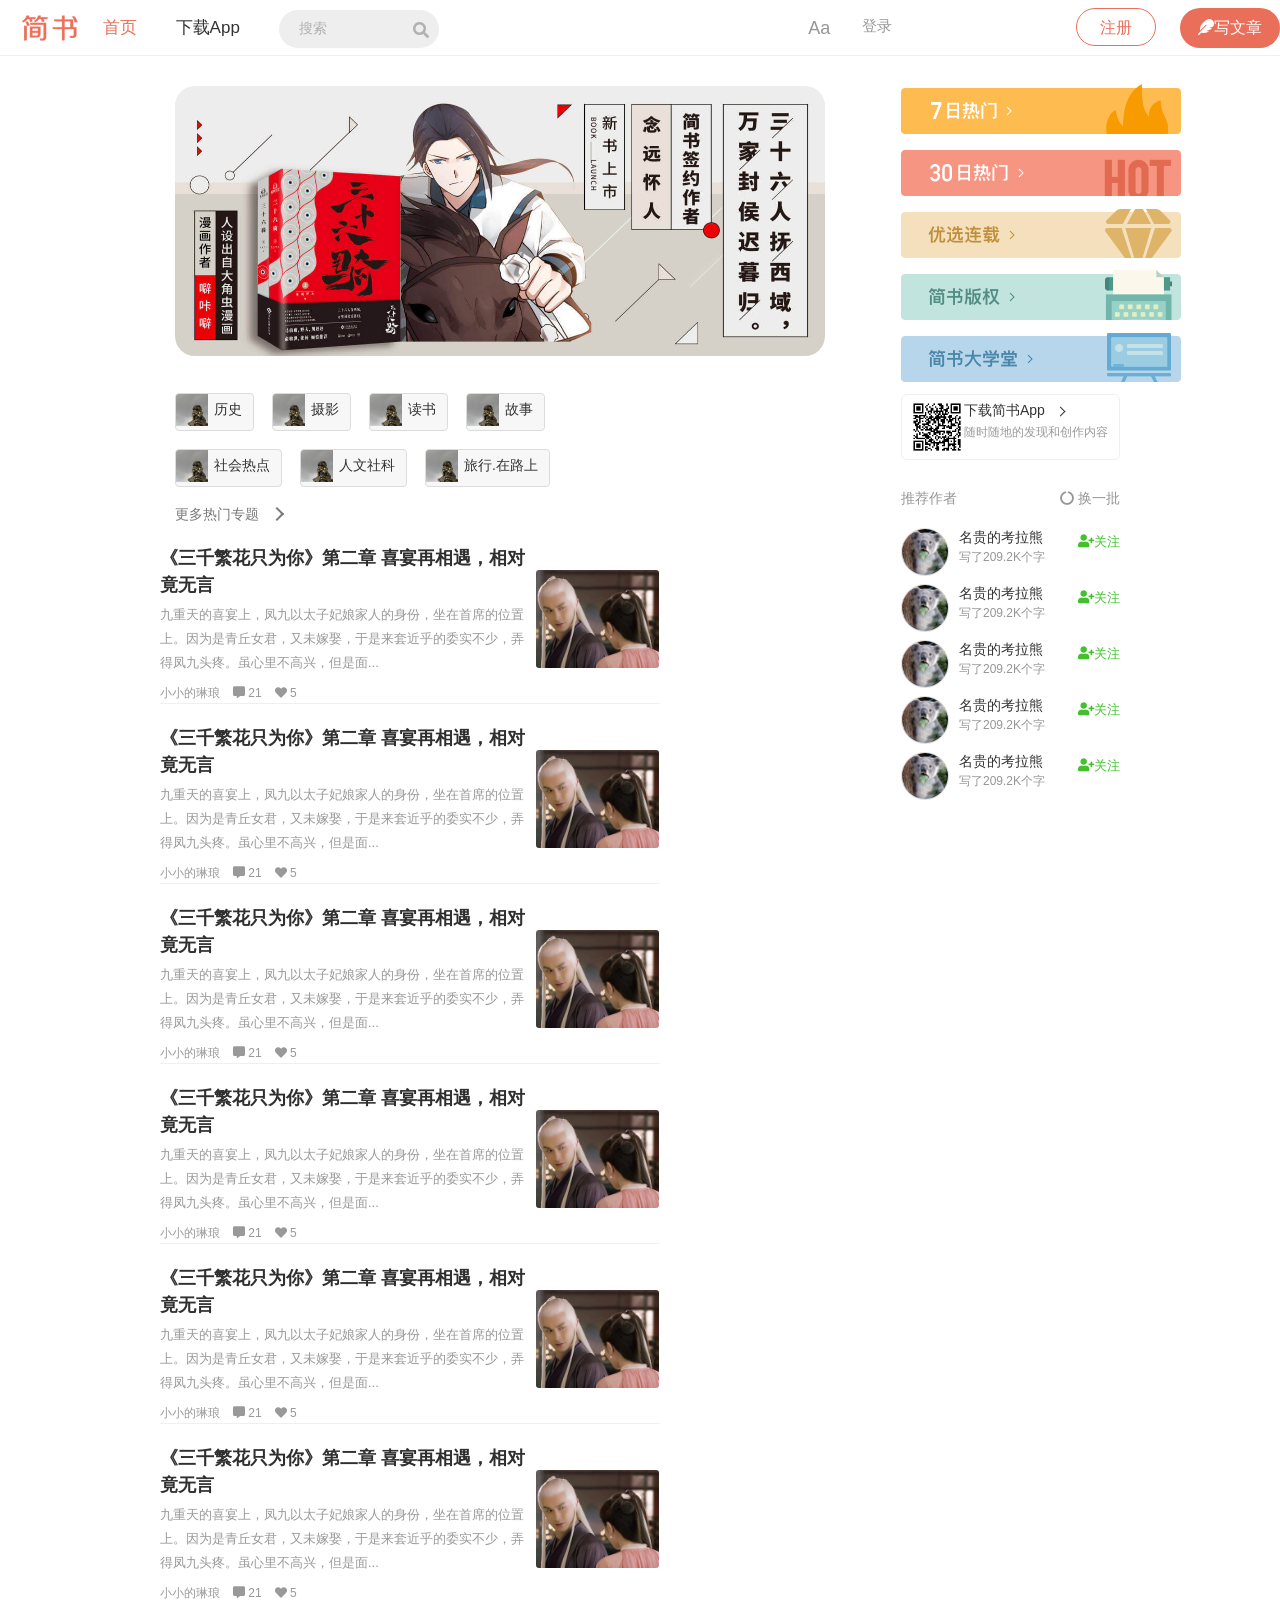
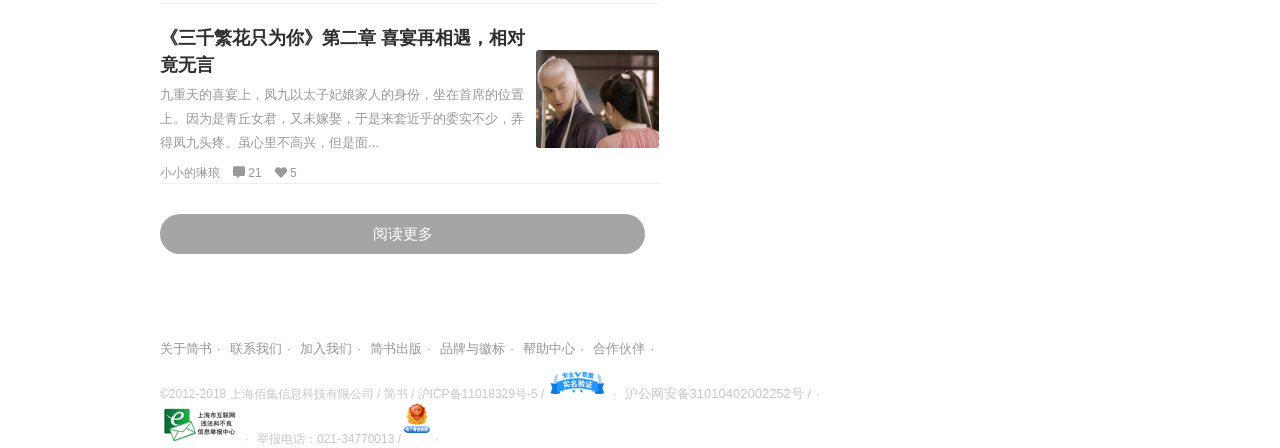
<file: index.html>
<!doctype html>
<html lang="en">
<head>
	<meta charset="UTF-8">
	<title>简书官网</title>
	<link rel="stylesheet" href="css/normalize.css">
	<link rel="stylesheet" href="css/jianshu.css">
	<link rel="stylesheet" href="https://use.fontawesome.com/releases/v5.2.0/css/all.css" integrity="sha384-hWVjflwFxL6sNzntih27bfxkr27PmbbK/iSvJ+a4+0owXq79v+lsFkW54bOGbiDQ" crossorigin="anonymous">


<body>
	<header class="header-section">
		<img src="img/nav-logo.png">
		<div class="header-nav">

			<div class="nav-left">
				<a class="nav-home" href="javascript:;">首页</a>
				<a class="nav-download-app" href="javascript:;">下载App</a>
			
			<div class="search">
				<input class="input" type="text" value="搜索">
				<a href="javascript:;"><i class="fas fa-search fa-xs"></i></a>
			</div>
		</div>
			<div class="nav-middle">
				<a class="nav-register" href="javascript:;">登录</a>
				<a class="stely-mode-bth" href="javascript:;">Aa</a>
			</div>
		</div>
		<div class="nav-right">
			<a class="sing-up" href="javascript:;">注册</a>
			<a class="write-up" href="javascript:;"><i class="fas fa-feather"></i>写文章</a>
		</div>
	</header>



	<div class="page-contion">
		<div class="page-col-left">
			<div class="banner">
				<a href="javascript:;">
					<img src="img/banner-1.jpg">
					<div class="previous"><a href="javascript:;"></a></div>
					<div class="next"><a href="javascript:;"></a></div>
				</a>
			</div>
			<div class="recommend-collection">
				<a class="collection" href="javascript:;"><img src="img/history.jpg"><span class="name">历史</span></a>
				<a class="collection" href="javascript:;"><img src="img/history.jpg"><span class="name">摄影</span></a>
				<a class="collection" href="javascript:;"><img src="img/history.jpg"><span class="name">读书</span></a>
				<a class="collection" href="javascript:;"><img src="img/history.jpg"><span class="name">故事</span></a>
				<a class="collection" href="javascript:;"><img src="img/history.jpg"><span class="name">社会热点</span></a>
				<a class="collection" href="javascript:;"><img src="img/history.jpg"><span class="name">人文社科</span></a>
				<a class="collection" href="javascript:;"><img src="img/history.jpg"><span class="name">旅行.在路上</span></a>
				<a class="more" href="javascript:;">更多热门专题</a>
			</div>
			<div class="list-container">
				<ul class="note-list">
					<li class="note-item">
						<a class="wrap-img" href="javascript:;"><img src="img/01.jpg"></a>
						<div class="coneont">
							<a class="title" href="javascript:;">《三千繁花只为你》第二章 喜宴再相遇，相对竟无言</a>
							<p class="abstract">
	      						九重天的喜宴上，凤九以太子妃娘家人的身份，坐在首席的位置上。因为是青丘女君，又未嫁娶，于是来套近乎的委实不少，弄得凤九头疼。虽心里不高兴，但是面...
	    					</p>
	    					<div class="meta">
	    						<a class="nickname">小小的琳琅</a>
	    						<a class="comment" href="javascript:;"><i class="fas fa-comment-alt"></i>21</a>
	    						<span><i class="fas fa-heart"></i>5</span>
	    					</div>
						</div>
					</li>
					<li class="note-item">
						<a class="wrap-img" href="javascript:;"><img src="img/01.jpg"></a>
						<div class="coneont">
							<a class="title" href="javascript:;">《三千繁花只为你》第二章 喜宴再相遇，相对竟无言</a>
							<p class="abstract">
	      						九重天的喜宴上，凤九以太子妃娘家人的身份，坐在首席的位置上。因为是青丘女君，又未嫁娶，于是来套近乎的委实不少，弄得凤九头疼。虽心里不高兴，但是面...
	    					</p>
	    					<div class="meta">
	    						<a class="nickname">小小的琳琅</a>
	    						<a class="comment" href="javascript:;"><i class="fas fa-comment-alt"></i>21</a>
	    						<span><i class="fas fa-heart"></i>5</span>
	    					</div>
						</div>
					</li>
					<li class="note-item">
						<a class="wrap-img" href="javascript:;"><img src="img/01.jpg"></a>
						<div class="coneont">
							<a class="title" href="javascript:;">《三千繁花只为你》第二章 喜宴再相遇，相对竟无言</a>
							<p class="abstract">
	      						九重天的喜宴上，凤九以太子妃娘家人的身份，坐在首席的位置上。因为是青丘女君，又未嫁娶，于是来套近乎的委实不少，弄得凤九头疼。虽心里不高兴，但是面...
	    					</p>
	    					<div class="meta">
	    						<a class="nickname">小小的琳琅</a>
	    						<a class="comment" href="javascript:;"><i class="fas fa-comment-alt"></i>21</a>
	    						<span><i class="fas fa-heart"></i>5</span>
	    					</div>
						</div>
					</li>
					<li class="note-item">
						<a class="wrap-img" href="javascript:;"><img src="img/01.jpg"></a>
						<div class="coneont">
							<a class="title" href="javascript:;">《三千繁花只为你》第二章 喜宴再相遇，相对竟无言</a>
							<p class="abstract">
	      						九重天的喜宴上，凤九以太子妃娘家人的身份，坐在首席的位置上。因为是青丘女君，又未嫁娶，于是来套近乎的委实不少，弄得凤九头疼。虽心里不高兴，但是面...
	    					</p>
	    					<div class="meta">
	    						<a class="nickname">小小的琳琅</a>
	    						<a class="comment" href="javascript:;"><i class="fas fa-comment-alt"></i>21</a>
	    						<span><i class="fas fa-heart"></i>5</span>
	    					</div>
						</div>
					</li>
					<li class="note-item">
						<a class="wrap-img" href="javascript:;"><img src="img/01.jpg"></a>
						<div class="coneont">
							<a class="title" href="javascript:;">《三千繁花只为你》第二章 喜宴再相遇，相对竟无言</a>
							<p class="abstract">
	      						九重天的喜宴上，凤九以太子妃娘家人的身份，坐在首席的位置上。因为是青丘女君，又未嫁娶，于是来套近乎的委实不少，弄得凤九头疼。虽心里不高兴，但是面...
	    					</p>
	    					<div class="meta">
	    						<a class="nickname">小小的琳琅</a>
	    						<a class="comment" href="javascript:;"><i class="fas fa-comment-alt"></i>21</a>
	    						<span><i class="fas fa-heart"></i>5</span>
	    					</div>
						</div>
					</li>
					<li class="note-item">
						<a class="wrap-img" href="javascript:;"><img src="img/01.jpg"></a>
						<div class="coneont">
							<a class="title" href="javascript:;">《三千繁花只为你》第二章 喜宴再相遇，相对竟无言</a>
							<p class="abstract">
	      						九重天的喜宴上，凤九以太子妃娘家人的身份，坐在首席的位置上。因为是青丘女君，又未嫁娶，于是来套近乎的委实不少，弄得凤九头疼。虽心里不高兴，但是面...
	    					</p>
	    					<div class="meta">
	    						<a class="nickname">小小的琳琅</a>
	    						<a class="comment" href="javascript:;"><i class="fas fa-comment-alt"></i>21</a>
	    						<span><i class="fas fa-heart"></i>5</span>
	    					</div>
						</div>
					</li>
					<li class="note-item">
						<a class="wrap-img" href="javascript:;"><img src="img/01.jpg"></a>
						<div class="coneont">
							<a class="title" href="javascript:;">《三千繁花只为你》第二章 喜宴再相遇，相对竟无言</a>
							<p class="abstract">
	      						九重天的喜宴上，凤九以太子妃娘家人的身份，坐在首席的位置上。因为是青丘女君，又未嫁娶，于是来套近乎的委实不少，弄得凤九头疼。虽心里不高兴，但是面...
	    					</p>
	    					<div class="meta">
	    						<a class="nickname">小小的琳琅</a>
	    						<a class="comment" href="javascript:;"><i class="fas fa-comment-alt"></i>21</a>
	    						<span><i class="fas fa-heart"></i>5</span>
	    					</div>
						</div>
					</li>
				</ul>
			</div>
			<a class="load-more" href="javascript:;">阅读更多</a>
		</div>

		<div class="page-left">
			<div class="board">
				<a href="javascript:;"><img src="img/banner-s-1.png"></a>
				<a href="javascript:;"><img src="img/banner-s-2.png"></a>
				<a href="javascript:;"><img src="img/banner-s-3.png"></a>
				<a href="javascript:;"><img src="img/banner-s-4.png"></a>
				<a href="javascript:;"><img src="img/banner-s-5.png"></a>
			</div>
			<a class="download-app" href="javascript:;">
				<img src="img/download-index-side-qrcode.png">
				<div class="info">
					<div class="title">
						下载简书App <i></i>
						<div class="description">
							随时随地的发现和创作内容
						</div>
					</div>
				</div>
			</a>
			<div class="page-left-recommend">
				<div class="title">
					<span>推荐作者</span>
					<a class="page-change" href="javascript:;">
						<i class="fas fa-circle-notch"></i>
						换一批
					</a>
				</div>
			</div>
			<ul class="list">
				<li class="recommend-box">
					<a class="recommend-img" href="javascript:;"><img src="img/head-portrait.jpg"></a>
					<a class="fllow" href="javascript:;"><i class="fas fa-user-plus"></i>关注</a>
					<a class="text" href="javascript">名贵的考拉熊<br><p>写了209.2K个字</p></a>
				</li>

				<li class="recommend-box">
					<a class="recommend-img" href="javascript:;"><img src="img/head-portrait.jpg"></a>
					<a class="fllow" href="javascript:;"><i class="fas fa-user-plus"></i>关注</a>
					<a class="text" href="javascript">名贵的考拉熊<br><p>写了209.2K个字</p></a>
				</li>
				<li class="recommend-box">
					<a class="recommend-img" href="javascript:;"><img src="img/head-portrait.jpg"></a>
					<a class="fllow" href="javascript:;"><i class="fas fa-user-plus"></i>关注</a>
					<a class="text" href="javascript">名贵的考拉熊<br><p>写了209.2K个字</p></a>
				</li>
				<li class="recommend-box">
					<a class="recommend-img" href="javascript:;"><img src="img/head-portrait.jpg"></a>
					<a class="fllow" href="javascript:;"><i class="fas fa-user-plus"></i>关注</a>
					<a class="text" href="javascript">名贵的考拉熊<br><p>写了209.2K个字</p></a>
				</li>
				<li class="recommend-box">
					<a class="recommend-img" href="javascript:;"><img src="img/head-portrait.jpg"></a>
					<a class="fllow" href="javascript:;"><i class="fas fa-user-plus"></i>关注</a>
					<a class="text" href="javascript">名贵的考拉熊<br><p>写了209.2K个字</p></a>
				</li>
			</ul>
		</div>
		<div class="footer-section">
			<div class="row">
				<a href="javascript:;">关于简书</a>
				<a href="javascript:;">联系我们</a>
				<a href="javascript:;">加入我们</a>
				<a href="javascript:;">简书出版</a>
				<a href="javascript:;">品牌与徽标</a>
				<a href="javascript:;">帮助中心</a>
				<a href="javascript:;">合作伙伴</a>
				<div class="icp">	
	        		©2012-2018 上海佰集信息科技有限公司 / 简书 / 沪ICP备11018329号-5 /
	        		<a href="javascript:;"><img src="img/foot-01.jpg"></a>
	        		<a href="javascript:;">沪公网安备31010402002252号 /</a><br>
	        		<a class="bb" class="bb" href="javascript:;"><img src="img/foot-02.jpg"></a>
	        		举报电话：021-34770013 /
	        		<a class="bb" href="javascript:;"><img src="img/foot-03.jpg"></a>
	        
				</div>
			</div>
		</div>
	</div>
	
	
</body>
</html>
</file>
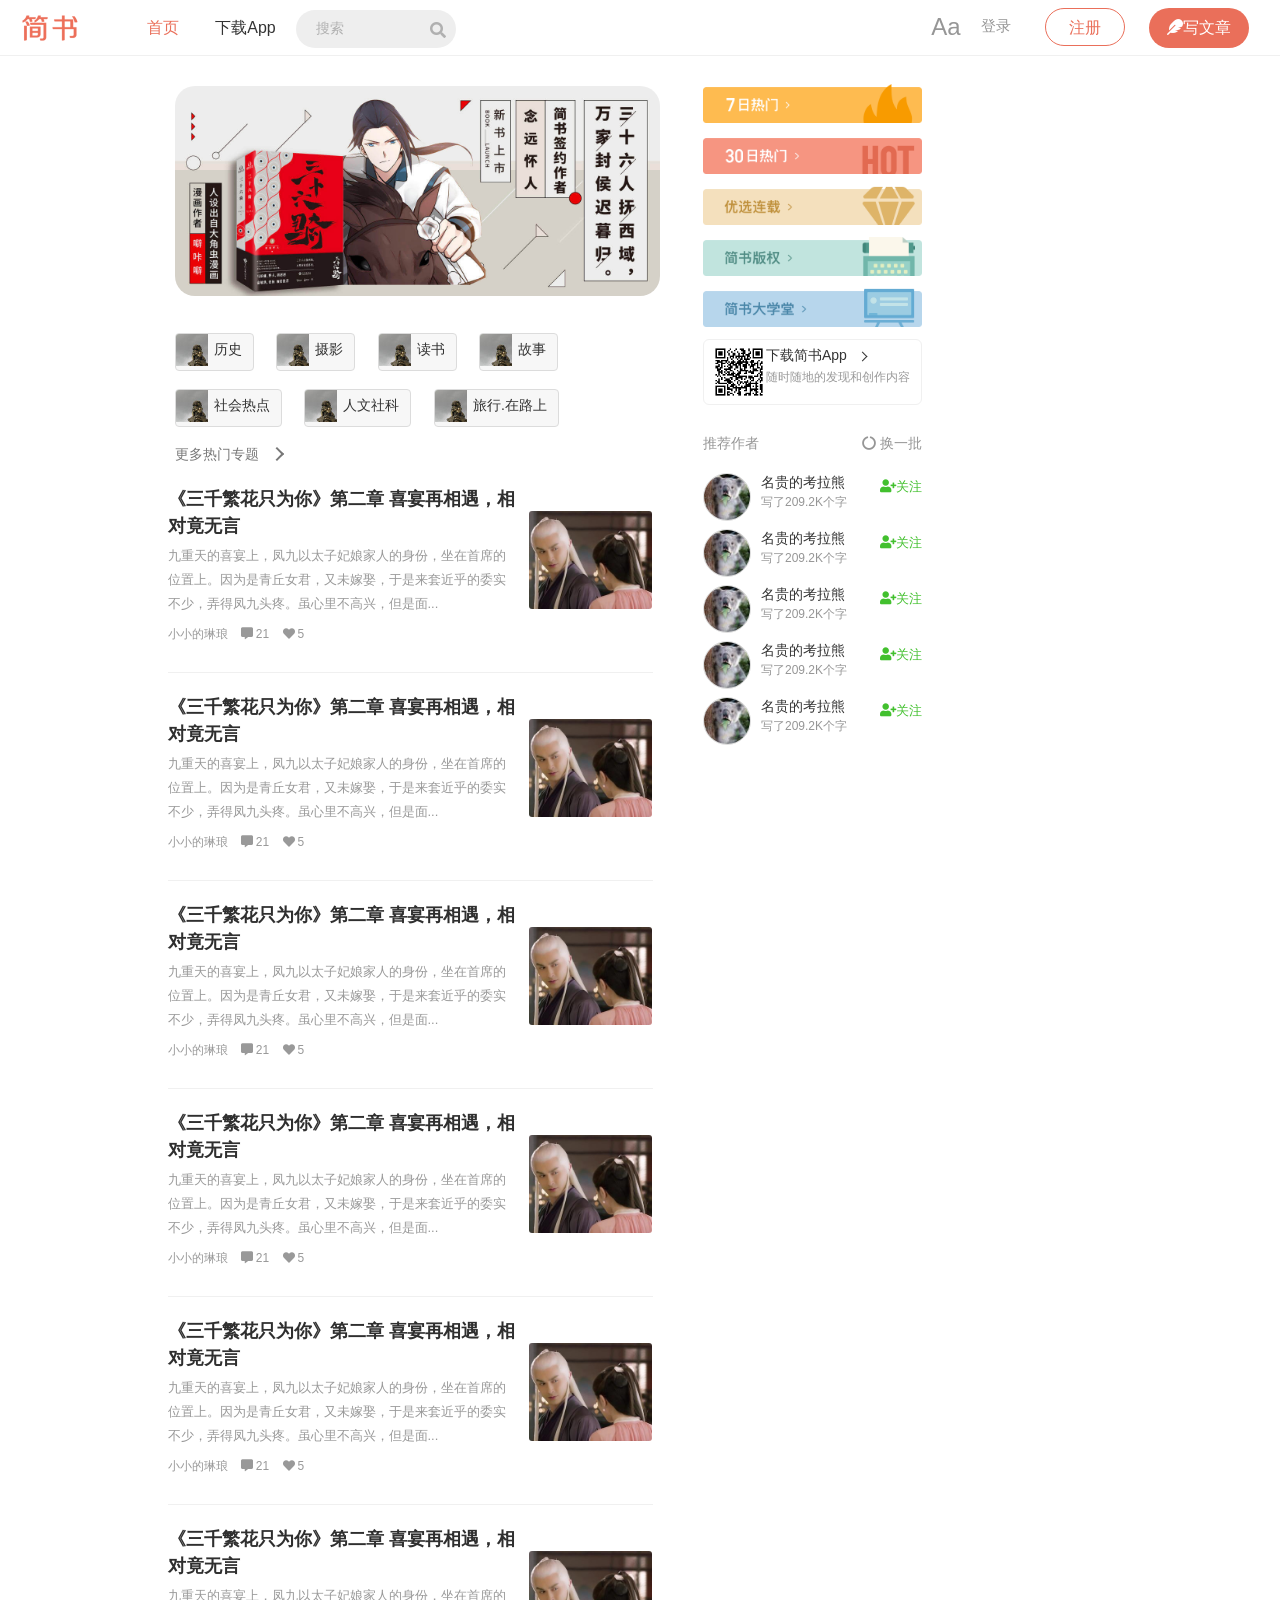
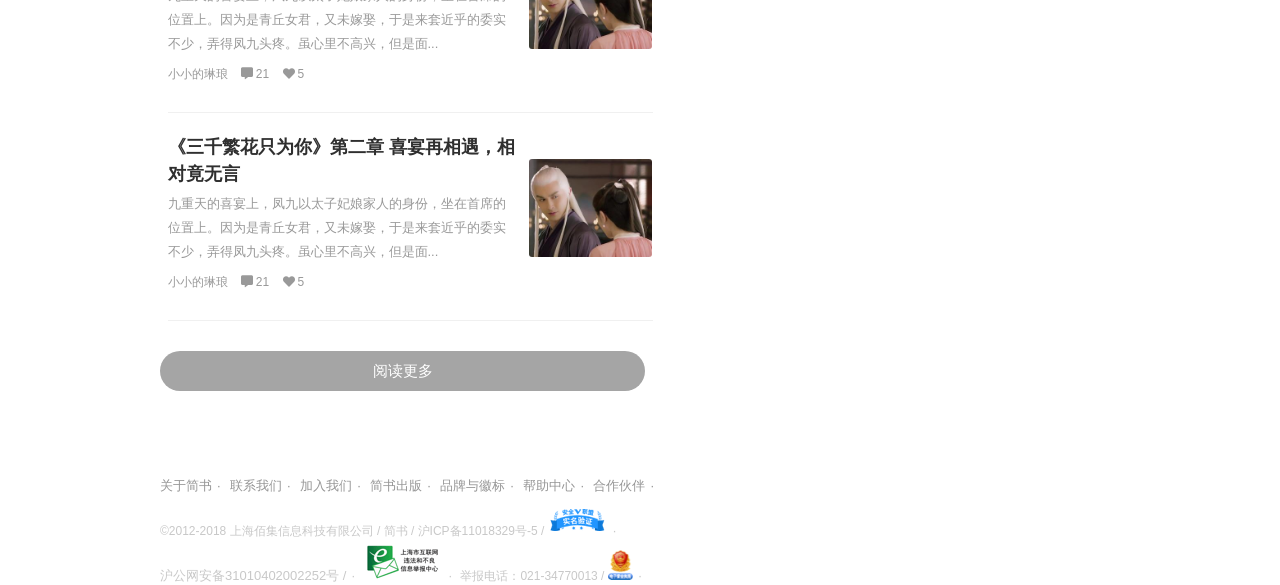
<file: 简书.html>
<!doctype html>
<html lang="en">
<head>
	<meta charset="UTF-8">
	<title>简书官网</title>
	<link rel="stylesheet" href="css/normalize.css">
	<link rel="stylesheet" href="css/简书.css">
	<link rel="stylesheet" href="https://use.fontawesome.com/releases/v5.2.0/css/all.css" integrity="sha384-hWVjflwFxL6sNzntih27bfxkr27PmbbK/iSvJ+a4+0owXq79v+lsFkW54bOGbiDQ" crossorigin="anonymous">


<body>
	<header class="navbar">
		<img src="img/nav-logo.png">
		<div class="nav-hd">
			<a class="home-page" href="javascript:;">首页</a>
			<a class="nav-download-app" href="javascript:;">下载App</a>
			<div class="search">
				<input class="input" type="text" value="搜索">
				<a href="javascript:;"><i class="fas fa-search fa-xs"></i></a>
			</div>
			<a class="nav-register" href="javascript:;">登录</a>
			<a class="stely-mode-bth" href="javascript:;">Aa</a>
		</div>
		<a class="sing-up" href="javascript:;">注册</a>
		<a class="write-up" href="javascript:;"><i class="fas fa-feather"></i>写文章</a>
	</header>
	<div class="page-contion">
		<div class="page-col-left">
			<div class="banner">
				<a href="javascript:;">
					<img src="img/banner-1.jpg">
					<div class="previous"><a href="javascript:;"></a></div>
					<div class="next"><a href="javascript:;"></a></div>
				</a>
			</div>
			<div class="recommend-collection">
				<a class="collection" href="javascript:;"><img src="img/history.jpg"><div class="name">历史</div></a>
				<a class="collection" href="javascript:;"><img src="img/history.jpg"><div class="name">摄影</div></a>
				<a class="collection" href="javascript:;"><img src="img/history.jpg"><div class="name">读书</div></a>
				<a class="collection" href="javascript:;"><img src="img/history.jpg"><div class="name">故事</div></a>
				<a class="collection" href="javascript:;"><img src="img/history.jpg"><div class="name">社会热点</div></a>
				<a class="collection" href="javascript:;"><img src="img/history.jpg"><div class="name">人文社科</div></a>
				<a class="collection" href="javascript:;"><img src="img/history.jpg"><div class="name">旅行.在路上</div></a>
				<a class="more" href="javascript:;">更多热门专题</a>
			</div>
			<div class="list-container">
				<ul class="note-list">
					<li class="note-item">
						<a class="wrap-img" href="javascript:;"><img src="img/01.jpg"></a>
						<div class="coneont">
							<a class="title" href="javascript:;">《三千繁花只为你》第二章 喜宴再相遇，相对竟无言</a>
							<p class="abstract">
	      						九重天的喜宴上，凤九以太子妃娘家人的身份，坐在首席的位置上。因为是青丘女君，又未嫁娶，于是来套近乎的委实不少，弄得凤九头疼。虽心里不高兴，但是面...
	    					</p>
	    					<div class="meta">
	    						<a class="nickname">小小的琳琅</a>
	    						<a class="comment" href="javascript:;"><i class="fas fa-comment-alt"></i>21</a>
	    						<span><i class="fas fa-heart"></i>5</span>
	    					</div>
						</div>
					</li>
					<li class="note-item">
						<a class="wrap-img" href="javascript:;"><img src="img/01.jpg"></a>
						<div class="coneont">
							<a class="title" href="javascript:;">《三千繁花只为你》第二章 喜宴再相遇，相对竟无言</a>
							<p class="abstract">
	      						九重天的喜宴上，凤九以太子妃娘家人的身份，坐在首席的位置上。因为是青丘女君，又未嫁娶，于是来套近乎的委实不少，弄得凤九头疼。虽心里不高兴，但是面...
	    					</p>
	    					<div class="meta">
	    						<a class="nickname">小小的琳琅</a>
	    						<a class="comment" href="javascript:;"><i class="fas fa-comment-alt"></i>21</a>
	    						<span><i class="fas fa-heart"></i>5</span>
	    					</div>
						</div>
					</li>
					<li class="note-item">
						<a class="wrap-img" href="javascript:;"><img src="img/01.jpg"></a>
						<div class="coneont">
							<a class="title" href="javascript:;">《三千繁花只为你》第二章 喜宴再相遇，相对竟无言</a>
							<p class="abstract">
	      						九重天的喜宴上，凤九以太子妃娘家人的身份，坐在首席的位置上。因为是青丘女君，又未嫁娶，于是来套近乎的委实不少，弄得凤九头疼。虽心里不高兴，但是面...
	    					</p>
	    					<div class="meta">
	    						<a class="nickname">小小的琳琅</a>
	    						<a class="comment" href="javascript:;"><i class="fas fa-comment-alt"></i>21</a>
	    						<span><i class="fas fa-heart"></i>5</span>
	    					</div>
						</div>
					</li>
					<li class="note-item">
						<a class="wrap-img" href="javascript:;"><img src="img/01.jpg"></a>
						<div class="coneont">
							<a class="title" href="javascript:;">《三千繁花只为你》第二章 喜宴再相遇，相对竟无言</a>
							<p class="abstract">
	      						九重天的喜宴上，凤九以太子妃娘家人的身份，坐在首席的位置上。因为是青丘女君，又未嫁娶，于是来套近乎的委实不少，弄得凤九头疼。虽心里不高兴，但是面...
	    					</p>
	    					<div class="meta">
	    						<a class="nickname">小小的琳琅</a>
	    						<a class="comment" href="javascript:;"><i class="fas fa-comment-alt"></i>21</a>
	    						<span><i class="fas fa-heart"></i>5</span>
	    					</div>
						</div>
					</li>
					<li class="note-item">
						<a class="wrap-img" href="javascript:;"><img src="img/01.jpg"></a>
						<div class="coneont">
							<a class="title" href="javascript:;">《三千繁花只为你》第二章 喜宴再相遇，相对竟无言</a>
							<p class="abstract">
	      						九重天的喜宴上，凤九以太子妃娘家人的身份，坐在首席的位置上。因为是青丘女君，又未嫁娶，于是来套近乎的委实不少，弄得凤九头疼。虽心里不高兴，但是面...
	    					</p>
	    					<div class="meta">
	    						<a class="nickname">小小的琳琅</a>
	    						<a class="comment" href="javascript:;"><i class="fas fa-comment-alt"></i>21</a>
	    						<span><i class="fas fa-heart"></i>5</span>
	    					</div>
						</div>
					</li>
					<li class="note-item">
						<a class="wrap-img" href="javascript:;"><img src="img/01.jpg"></a>
						<div class="coneont">
							<a class="title" href="javascript:;">《三千繁花只为你》第二章 喜宴再相遇，相对竟无言</a>
							<p class="abstract">
	      						九重天的喜宴上，凤九以太子妃娘家人的身份，坐在首席的位置上。因为是青丘女君，又未嫁娶，于是来套近乎的委实不少，弄得凤九头疼。虽心里不高兴，但是面...
	    					</p>
	    					<div class="meta">
	    						<a class="nickname">小小的琳琅</a>
	    						<a class="comment" href="javascript:;"><i class="fas fa-comment-alt"></i>21</a>
	    						<span><i class="fas fa-heart"></i>5</span>
	    					</div>
						</div>
					</li>
					<li class="note-item">
						<a class="wrap-img" href="javascript:;"><img src="img/01.jpg"></a>
						<div class="coneont">
							<a class="title" href="javascript:;">《三千繁花只为你》第二章 喜宴再相遇，相对竟无言</a>
							<p class="abstract">
	      						九重天的喜宴上，凤九以太子妃娘家人的身份，坐在首席的位置上。因为是青丘女君，又未嫁娶，于是来套近乎的委实不少，弄得凤九头疼。虽心里不高兴，但是面...
	    					</p>
	    					<div class="meta">
	    						<a class="nickname">小小的琳琅</a>
	    						<a class="comment" href="javascript:;"><i class="fas fa-comment-alt"></i>21</a>
	    						<span><i class="fas fa-heart"></i>5</span>
	    					</div>
						</div>
					</li>
				</ul>
			</div>
			<a class="load-more" href="javascript:;">阅读更多</a>
		</div>

		<div class="page-left">
			<div class="board">
				<a href="javascript:;"><img src="img/banner-s-1.png"></a>
				<a href="javascript:;"><img src="img/banner-s-2.png"></a>
				<a href="javascript:;"><img src="img/banner-s-3.png"></a>
				<a href="javascript:;"><img src="img/banner-s-4.png"></a>
				<a href="javascript:;"><img src="img/banner-s-5.png"></a>
			</div>
			<a class="download-app" href="javascript:;">
				<img src="img/download-index-side-qrcode.png">
				<div class="info">
					<div class="title">
						下载简书App <i></i>
						<div class="description">
							随时随地的发现和创作内容
						</div>
					</div>
				</div>
			</a>
			<div class="page-left-recommend">
				<div class="title">
					<span>推荐作者</span>
					<a class="page-change" href="javascript:;">
						<i class="fas fa-circle-notch"></i>
						换一批
					</a>
				</div>
			</div>
			<ul class="list">
				<li class="recommend-box">
					<a class="recommend-img" href="javascript:;"><img src="img/head-portrait.jpg"></a>
					<a class="fllow" href="javascript:;"><i class="fas fa-user-plus"></i>关注</a>
					<a class="text" href="javascript">名贵的考拉熊<br><p>写了209.2K个字</p></a>
				</li>

				<li class="recommend-box">
					<a class="recommend-img" href="javascript:;"><img src="img/head-portrait.jpg"></a>
					<a class="fllow" href="javascript:;"><i class="fas fa-user-plus"></i>关注</a>
					<a class="text" href="javascript">名贵的考拉熊<br><p>写了209.2K个字</p></a>
				</li>
				<li class="recommend-box">
					<a class="recommend-img" href="javascript:;"><img src="img/head-portrait.jpg"></a>
					<a class="fllow" href="javascript:;"><i class="fas fa-user-plus"></i>关注</a>
					<a class="text" href="javascript">名贵的考拉熊<br><p>写了209.2K个字</p></a>
				</li>
				<li class="recommend-box">
					<a class="recommend-img" href="javascript:;"><img src="img/head-portrait.jpg"></a>
					<a class="fllow" href="javascript:;"><i class="fas fa-user-plus"></i>关注</a>
					<a class="text" href="javascript">名贵的考拉熊<br><p>写了209.2K个字</p></a>
				</li>
				<li class="recommend-box">
					<a class="recommend-img" href="javascript:;"><img src="img/head-portrait.jpg"></a>
					<a class="fllow" href="javascript:;"><i class="fas fa-user-plus"></i>关注</a>
					<a class="text" href="javascript">名贵的考拉熊<br><p>写了209.2K个字</p></a>
				</li>
			</ul>
		</div>
		<div class="footer-section">
			<div class="row">
				<a href="javascript:;">关于简书</a>
				<a href="javascript:;">联系我们</a>
				<a href="javascript:;">加入我们</a>
				<a href="javascript:;">简书出版</a>
				<a href="javascript:;">品牌与徽标</a>
				<a href="javascript:;">帮助中心</a>
				<a href="javascript:;">合作伙伴</a>
				<div class="icp">	
	        		©2012-2018 上海佰集信息科技有限公司 / 简书 / 沪ICP备11018329号-5 /
	        		<a href="javascript:;"><img src="img/foot-01.jpg"></a><br>
	        		<a href="javascript:;">沪公网安备31010402002252号 /</a>
	        		<a href="javascript:;"><img src="img/foot-02.jpg"></a>
	        		举报电话：021-34770013 /
	        		<a href="javascript:;"><img src="img/foot-03.jpg"></a>
	        
				</div>
			</div>
		</div>
	</div>
	
	
</body>
</html>
</file>
<file: css/jianshu.css>
*{
	margin: 0 auto;
	padding:0;
	box-sizing:border-box;
}
a{
	text-decoration: none;		
}
body{
	font-family: -apple-system,SF UI Text,Arial,PingFang SC,Hiragino Sans GB,Microsoft YaHei,WenQuanYi Micro Hei,sans-serif;
}
*{
	box-sizing: border-box;
}

.header-section{
	text-align: center;
	height: 56px;
	border-bottom:1px #f0f0f0 solid ;
}
.header-section img{
	display: inline-block;
	width: 100px;
	height: 56px;
	float: left;

}
.header-nav{
	display: inline-block;
	max-width: 1400px;
	min-width: 960px;
	height: 56px;
	margin-right: 10px;
	vertical-align: top;
	text-align: left;
}
.header-nav .nav-left{
	display: inline-block;
	height: 56px;
	vertical-align: top;
	margin-right: 350px;
}
.header-nav .nav-home{
	font-size: 17px;
	width: 64px;
	text-align: center;
	color: #ea6f5a;
	line-height: 56px; 
	margin-right: 20px;
}
.header-nav .nav-download-app{
	display: inline-block;
	width: 93px;
	height: 56px;
	font-size: 17px;
	text-align: center;
	color: #333;
	line-height: 56px;
	margin-right: 20px;
}
.header-nav .nav-download-app:hover{
	background-color: #e0e0e0;
}
.header-nav .search{
	display: inline-block;
	position: relative;
}
.header-nav .search .input{
	width: 160px;
	height: 38px;
	border-radius: 20px;
	border: none;
	background-color: #eee;
	outline: none;
	padding-left: 20px;
	font-size: 14px;
	color: #b0b0b0;
}
.header-nav .search i{
	color: #b0b0b0;
	font-size: 16px;
	position: absolute;
	top: 12px;
	right: 10px;
}


.header-nav .stely-mode-bth{
    line-height: 56px;
    padding: 17px 10px 17px 15px;
    font-size: 18px;
    color: #969696;
    margin-right: 12px;
}

.nav-middle{
	display: inline-block;
	
}
.header-nav .nav-register{
	float: right;
    margin: 17px 20px 0 10px;
    font-size: 15px;
    color: #969696;
}

.nav-right{
	float: right;
}
.sing-up{
	display: inline-block;
	width: 80px;
	height: 38px;
	background-color:#fff;
	border: 1px #ea6f5a solid;
	border-radius: 20px;
	text-align: center;
	line-height:  38px;
	color: #ea6f5a;
	margin-right: 20px;
}
.write-up{
	display: inline-block;
	width: 100px;
	height: 40px;
	background-color: #ea6f5a;
	border-radius: 25px;
	color: #fff;
	line-height: 40px;
	text-align: center;
	margin-top: 8px;
}
.write-up:hover{
	background-color: #ec6149;
}
/*11111111111111111111111111111111111111111111111111111111111111111111111*/
.page-contion{
	width: 960px;
}

/*左边做车*/
.page-col-left{
	float: left;
	width: 500px;
	margin-top: 30px;
	background-color: #fff;
}
.page-col-left .banner{
	display: inline-block;
	
	margin-left: 15px;
	position: relative;
}
.page-col-left .banner img{
	width: 650px;
	height: 270px;
	border-radius: 20px;
}
.page-col-left .banner:hover .previous{
	display: inline-block;
}
.page-col-left .banner:hover .next{
	display: inline-block;
}
.page-col-left .banner .previous{
	display:none;
	width: 40px;
	height: 50px;
	background-color:rgba(0,0,0,0.3);
	position: absolute;
	top: 110px;
	left: 0px;
	border-radius:0 5px 5px 0;
}
.page-col-left .banner .previous:after{
	content: '';
	display: inline-block;
	width: 8px;
	height: 8px;
	border-top: 2px #fff solid;
	border-left: 2px #fff solid;
	transform: rotate(-45deg);
	margin-left: 18px;
	margin-top: 20px;
}
.page-col-left .banner .next{
	display:none;
	width: 40px;
	height: 50px;
	background-color:rgba(0,0,0,0.3);
	position: absolute;
	top: 110px;
	right: 0px;
	border-radius: 5px 0 0 5px;
}
.page-col-left .banner .next:after{
	content: '';
	display: inline-block;
	width: 8px;
	height: 8px;
	border-top: 2px #fff solid;
	border-right: 2px #fff solid;
	transform: rotate(45deg);
	margin-left: 13px;
	margin-top: 20px;
}


.recommend-collection{
	
	margin-top: 33px;
	margin-left: 15px;
	border-bottom: 1px #f0f0f0;
}
.recommend-collection .collection{
	float: left;
    margin: 0 18px 18px 0;
    min-height: 32px;
    background-color: #f7f7f7;
    border: 1px solid #dcdcdc;
    border-radius: 4px;
    vertical-align: top;
    overflow: hidden
}
.recommend-collection .collection img{
	width: 32px;
	height: 32px;
}
.recommend-collection .collection .name{
	display: inline-block;
    padding: 7px 11px 0 6px;
    font-size: 14px;
    color: #333;
    vertical-align:top;
}
.recommend-collection .more{
	display:inline-block;
    font-size: 14px;
    color: #787878;
    margin-top: -18px;
}
.recommend-collection .more:after{
	content: '';
	display: inline-block;
	width: 8px;
	height: 8px;
	border-top: 2px #787878 solid;
	border-right: 2px #787878 solid;
	transform: rotate(45deg);
	margin-left: 13px;
	margin-top: 20px;
}


.list-container .note-list{
	margin: 0;
	padding:0;
	list-style: none;
	margin-top: 23px;
}
.note-item{
	
	border-bottom: 1px #f0f0f0 solid;
}
.list-container .note-list .note-item .wrap-img{
	float: right;
	margin-top: 24px;
    bottom: 40px;
    width: 125px;
    height: 100px;
} 
.note-item .wrap-img img{
	width: 125px;
	height: 100px;
	border-radius: 4px;
	border:1px #fff solid;
}
.note-item .coneont{
	padding-right: 135px;
	margin-top: 28px;
}
.note-item .coneont .title{
	margin: -7px 0 4px;
    display: inherit;
    font-size: 18px;
    font-weight: 700;
    line-height: 1.5;
    color: #2f2f2f;
}
.coneont .abstract{
	margin: 0 0 8px;
    font-size: 13px;
    line-height: 24px;
    color: #999;
}
.coneont .meta{
	padding-right: 0!important;
    font-size: 12px;
    color: #999;
    font-weight: 400;
    line-height: 20px;
}
.coneont .meta .comment{
	color: #999;
	margin-left: 10px;
}
.coneont .meta i{
	margin-right: 3px;
}
.coneont .meta span{
	margin-left: 10px;
}
.page-col-left .load-more{
	display: inline-block;
	width: 485px;
	height: 40px;
	background-color: #a5a5a5;
	border-radius: 20px;
	margin-left: 7.5px;
	font-size: 15px;
	color: #fff;
	line-height: 40px;
	text-align: center;
	margin:30px auto 60px;
}
.page-col-left .load-more:hover{
	background-color: #9b9b9b;
}



/*左边做车*/




/*youbianyoubian*/
		.page-left{
			float: right;
			width: 219px;
			height: 700px;
			
			background-color: #fff;
		}
		.board{
			display: inline-block;
			margin-top: 28px;
			width: 219px;
			height: 230px;
		}
		.board img{
			width: 280px;
			height: 50px;
			margin-bottom: 8px;
			display: inline-block;
		}
		.download-app{
			display: inline-block;
			background-color: #fff;
			padding: 7px 10px;
			margin-bottom: 30px;
		  width: 100%;
		  border: 1px solid #f0f0f0;
		  border-radius: 6px;
		}
		.download-app img{
			float: left;
			width: 50px;
    	height: 50px;
		}
		.download-app .info{
		margin-left: 2px;
		display: inline-block;
    vertical-align: middle;
		}
		.download-app .title{
			font-size: 14px;
			color: #333;	
		}
		.download-app .title i:before{
			content: '';
			display: inline-block;
			width: 6px;
			height: 6px;
			border-top: 1px #333 solid;
			border-right: 1px #333 solid;
			transform: rotate(45deg);
			margin-left: 8px;
		}
		.download-app .title .description{
			font-size: 12px;
			margin-top: 4px;
			color: #999;
		}
		.page-left-recommend{
			margin-bottom: 20px;
    	padding-top: 0;
    	font-size: 13px;
		}
		.page-left-recommend .title{
			text-align: left;
		}
		.page-left-recommend .title span{
			font-size: 14px;
    color: #969696;
		}
		.page-left-recommend .title .page-change{
			float: right;
    	font-size: 14px;
    	color: #969696;
		}
		.page-left-recommend .title .page-change i{
			display: inline-block;
    	line-height: 1;
    	transition: .5s ease;
		}

		.page-left .list{
			margin: 0 0 20px;
    	text-align: left;
    	list-style: none;
    	padding-left: 0px;
		}
		.page-left .list .recommend-box{
			display: inline-block;
    	width: 219px;
    	height: 48px; 
    	background-color: #fff;
		}
		.page-left .list .recommend-box .recommend-img{
			float: left;
	    width: 48px;
	    height: 48px;
	    margin-right: 10px;
		}
		.page-left .list .recommend-box img{
			width: 100%;
	    height: 100%;
	    border: 1px solid #ddd;
	    border-radius: 50%;
		}
		.page-left .list .recommend-box .fllow{
			float: right;
	    margin-top: 5px;
	    margin-right: 0px;
	    padding: 0;
	    font-size: 13px;
	    color: #42c02e;
		}
		.page-left .list .recommend-box .text{
			color: #333;
			padding-top: 5px;
			margin-top: 5px;
	    margin-right: 60px;
	    font-size: 14px;
		}
		.page-left .list .recommend-box .text p{
			margin-top: 2px;
    	font-size: 12px;
    	color: #969696;
		}




/*youbianyoubian*/

.footer-section{
	float: left;
	
	background-color: #fff;
} 
.footer-section .row{
	padding-top:25px;
}
.footer-section .row a{
	font-size: 13px;
	color: #969696;
}
.footer-section .row a:hover{
	color: #333;
}
.footer-section .row a:after{
	content: '·';
	box-sizing: border-box;
	margin: 0 5px;
}
.footer-section .icp{
	font-size: 12px;
	color: #c8c8c8;
	margin-top: 10px;

}

.footer-section .icp a:hover{
	color: #333;
}
.footer-section .icp a:nth-child(5) img{
	width: 25.5px;
	height: 30px;
	vertical-align:top;
}
.footer-section .icp a{
	color: #c8c8c8;
}
</file>
<file: css/简书.css>
*{
	margin: 0 auto;
	padding:0;
	box-sizing:border-box;
}
a{
	text-decoration: none;		
}
body{
	font-family: -apple-system,SF UI Text,Arial,PingFang SC,Hiragino Sans GB,Microsoft YaHei,WenQuanYi Micro Hei,sans-serif;
}
*{
	box-sizing: border-box;
}

.navbar{
	text-align: center;
	height: 56px;
	border-bottom:1px #f0f0f0 solid ;
}
.navbar img{
	display: inline-block;
	width: 100px;
	height: 56px;
	float: left;

}
.nav-hd{
	display: inline-block;
	width: 900px;
	height: 56px;
	margin-right: 10px;
	vertical-align: top;
	text-align: left;
}
.nav-hd .home-page{
	display: inline-block;
	width: 64px;
	text-align: center;
	color: #ea6f5a;
	line-height: 56px; 
	margin-left: 0px;
}
.nav-hd .nav-download-app{
	display: inline-block;
	width: 93px;
	height: 56px;
	text-align: center;
	color: #333;
	line-height: 56px;

}
.nav-hd .nav-download-app:hover{
	background-color: #e0e0e0;
}
.nav-hd .search{
	display: inline-block;
	position: relative;
}
.nav-hd .search .input{
	width: 160px;
	height: 38px;
	border-radius: 20px;
	border: none;
	background-color: #eee;
	outline: none;
	padding-left: 20px;
	font-size: 14px;
	color: #b0b0b0;
}
.nav-hd .search i{
	color: #b0b0b0;
	font-size: 16px;
	position: absolute;
	top: 12px;
	right: 10px;
}
.nav-hd .stely-mode-bth{
	float: right;
    line-height: 20px;
    padding: 17px 10px 17px 15px;
    font-size: 24px;
    color: #969696;
	/*float: right;
	color: #969696;
	font-size: 24px;
	line-height: 56px;*/
}
.nav-hd .nav-register{
	float: right;
    margin: 17px 20px 0 10px;
    font-size: 15px;
    color: #969696;
	/*float: right;
	margin-right: 0px;
	color: #969696;
	line-height: 56px;
	
  font-size: 15px;*/
}
.sing-up{
	display: inline-block;
	width: 80px;
	height: 38px;
	background-color:#fff;
	border: 1px #ea6f5a solid;
	border-radius: 20px;
	text-align: center;
	line-height:  38px;
	color: #ea6f5a;
	margin-right: 20px;
}
.write-up{
	display: inline-block;
	width: 100px;
	height: 40px;
	background-color: #ea6f5a;
	border-radius: 25px;
	color: #fff;
	line-height: 40px;
	text-align: center;
	margin-top: 8px;
}
.write-up:hover{
	background-color: #ec6149;
}

.page-contion{
	width: 960px;
}

/*左边做车*/
.page-col-left{
	float: left;
	width: 500px;
	margin-top: 30px;
	background-color: #fff;
}
.page-col-left .banner{
	display: inline-block;
	width: 485px;
	height: 210px;
	margin-left: 15px;
	position: relative;
}
.page-col-left .banner img{
	width: 485px;
	height: 210px;
	border-radius: 20px;
}
.page-col-left .banner:hover .previous{
	display: inline-block;
}
.page-col-left .banner:hover .next{
	display: inline-block;
}
.page-col-left .banner .previous{
	display:none;
	width: 40px;
	height: 50px;
	background-color:rgba(0,0,0,0.3);
	position: absolute;
	top: 80px;
	left: 0px;
	border-radius:0 5px 5px 0;
}
.page-col-left .banner .previous:after{
	content: '';
	display: inline-block;
	width: 8px;
	height: 8px;
	border-top: 2px #fff solid;
	border-left: 2px #fff solid;
	transform: rotate(-45deg);
	margin-left: 18px;
	margin-top: 20px;
}
.page-col-left .banner .next{
	display:none;
	width: 40px;
	height: 50px;
	background-color:rgba(0,0,0,0.3);
	position: absolute;
	top: 80px;
	right: 0px;
	border-radius: 5px 0 0 5px;
}
.page-col-left .banner .next:after{
	content: '';
	display: inline-block;
	width: 8px;
	height: 8px;
	border-top: 2px #fff solid;
	border-right: 2px #fff solid;
	transform: rotate(45deg);
	margin-left: 13px;
	margin-top: 20px;
}


.recommend-collection{
	width: 485px;
	height: 132px;
	margin-top: 33px;
	margin-left: 15px;
	border-bottom: 1px #f0f0f0;
}
.recommend-collection .collection{
	display: inline-block;
    margin: 0 18px 18px 0;
    min-height: 32px;
    background-color: #f7f7f7;
    border: 1px solid #dcdcdc;
    border-radius: 4px;
    vertical-align: top;
    overflow: hidden
}
.recommend-collection .collection img{
	width: 32px;
	height: 32px;
}
.recommend-collection .collection .name{
	display: inline-block;
    padding: 7px 11px 0 6px;
    font-size: 14px;
    color: #333;
    vertical-align:top;
}
.recommend-collection .more{
	display:inline-block;
    font-size: 14px;
    color: #787878;
    margin-top: -18px;
}
.recommend-collection .more:after{
	content: '';
	display: inline-block;
	width: 8px;
	height: 8px;
	border-top: 2px #787878 solid;
	border-right: 2px #787878 solid;
	transform: rotate(45deg);
	margin-left: 13px;
	margin-top: 20px;
}


.list-container .note-list{
	margin: 0;
	padding:0;
	list-style: none;
	margin-top: 23px;
}
.note-item{
	width: 485px;
	height: 187px;
	border-bottom: 1px #f0f0f0 solid;
}
.list-container .note-list .note-item .wrap-img{
	float: right;
	margin-top: 24px;
    bottom: 40px;
    width: 125px;
    height: 100px;
} 
.note-item .wrap-img img{
	width: 125px;
	height: 100px;
	border-radius: 4px;
	border:1px #fff solid;
}
.note-item .coneont{
	padding-right: 135px;
	margin-top: 28px;
}
.note-item .coneont .title{
	margin: -7px 0 4px;
    display: inherit;
    font-size: 18px;
    font-weight: 700;
    line-height: 1.5;
    color: #2f2f2f;
}
.coneont .abstract{
	margin: 0 0 8px;
    font-size: 13px;
    line-height: 24px;
    color: #999;
}
.coneont .meta{
	padding-right: 0!important;
    font-size: 12px;
    color: #999;
    font-weight: 400;
    line-height: 20px;
}
.coneont .meta .comment{
	color: #999;
	margin-left: 10px;
}
.coneont .meta i{
	margin-right: 3px;
}
.coneont .meta span{
	margin-left: 10px;
}
.page-col-left .load-more{
	display: inline-block;
	width: 485px;
	height: 40px;
	background-color: #a5a5a5;
	border-radius: 20px;
	margin-left: 7.5px;
	font-size: 15px;
	color: #fff;
	line-height: 40px;
	text-align: center;
	margin:30px auto 60px;
}
.page-col-left .load-more:hover{
	background-color: #9b9b9b;
}



/*左边做车*/




/*youbianyoubian*/
		.page-left{
			float: right;
			width: 219px;
			height: 700px;
			margin-right: 198px;
			background-color: #fff;
		}
		.board{
			display: inline-block;
			margin-top: 28px;
			width: 219px;
			height: 230px;
		}
		.board img{
			width: 219px;
			height: 39px;
			margin-bottom: 8px;
			display: inline-block;
		}
		.download-app{
			display: inline-block;
			background-color: #fff;
			padding: 7px 10px;
			margin-bottom: 30px;
		  width: 100%;
		  border: 1px solid #f0f0f0;
		  border-radius: 6px;
		}
		.download-app img{
			float: left;
			width: 50px;
    	height: 50px;
		}
		.download-app .info{
		margin-left: 2px;
		display: inline-block;
    vertical-align: middle;
		}
		.download-app .title{
			font-size: 14px;
			color: #333;	
		}
		.download-app .title i:before{
			content: '';
			display: inline-block;
			width: 6px;
			height: 6px;
			border-top: 1px #333 solid;
			border-right: 1px #333 solid;
			transform: rotate(45deg);
			margin-left: 8px;
		}
		.download-app .title .description{
			font-size: 12px;
			margin-top: 4px;
			color: #999;
		}
		.page-left-recommend{
			margin-bottom: 20px;
    	padding-top: 0;
    	font-size: 13px;
		}
		.page-left-recommend .title{
			text-align: left;
		}
		.page-left-recommend .title span{
			font-size: 14px;
    color: #969696;
		}
		.page-left-recommend .title .page-change{
			float: right;
    	font-size: 14px;
    	color: #969696;
		}
		.page-left-recommend .title .page-change i{
			display: inline-block;
    	line-height: 1;
    	transition: .5s ease;
		}

		.page-left .list{
			margin: 0 0 20px;
    	text-align: left;
    	list-style: none;
    	padding-left: 0px;
		}
		.page-left .list .recommend-box{
			display: inline-block;
    	width: 219px;
    	height: 48px; 
    	background-color: #fff;
		}
		.page-left .list .recommend-box .recommend-img{
			float: left;
	    width: 48px;
	    height: 48px;
	    margin-right: 10px;
		}
		.page-left .list .recommend-box img{
			width: 100%;
	    height: 100%;
	    border: 1px solid #ddd;
	    border-radius: 50%;
		}
		.page-left .list .recommend-box .fllow{
			float: right;
	    margin-top: 5px;
	    margin-right: 0px;
	    padding: 0;
	    font-size: 13px;
	    color: #42c02e;
		}
		.page-left .list .recommend-box .text{
			color: #333;
			padding-top: 5px;
			margin-top: 5px;
	    margin-right: 60px;
	    font-size: 14px;
		}
		.page-left .list .recommend-box .text p{
			margin-top: 2px;
    	font-size: 12px;
    	color: #969696;
		}




/*youbianyoubian*/

.footer-section{
	float: left;
	width: 750px;
	background-color: #fff;
} 
.footer-section .row{
	padding-top:25px;
}
.footer-section .row a{
	font-size: 13px;
	color: #969696;
}
.footer-section .row a:hover{
	color: #333;
}
.footer-section .row a:after{
	content: '·';
	box-sizing: border-box;
	margin: 0 5px;
}
.footer-section .icp{
	font-size: 12px;
	color: #c8c8c8;
	margin-top: 10px;
}

.footer-section .icp a:hover{
	color: #333;
}
.footer-section .icp a:nth-child(5) img{
	width: 25.5px;
	height: 30px;
}
.footer-section .icp a{
	color: #c8c8c8;
}
</file>
